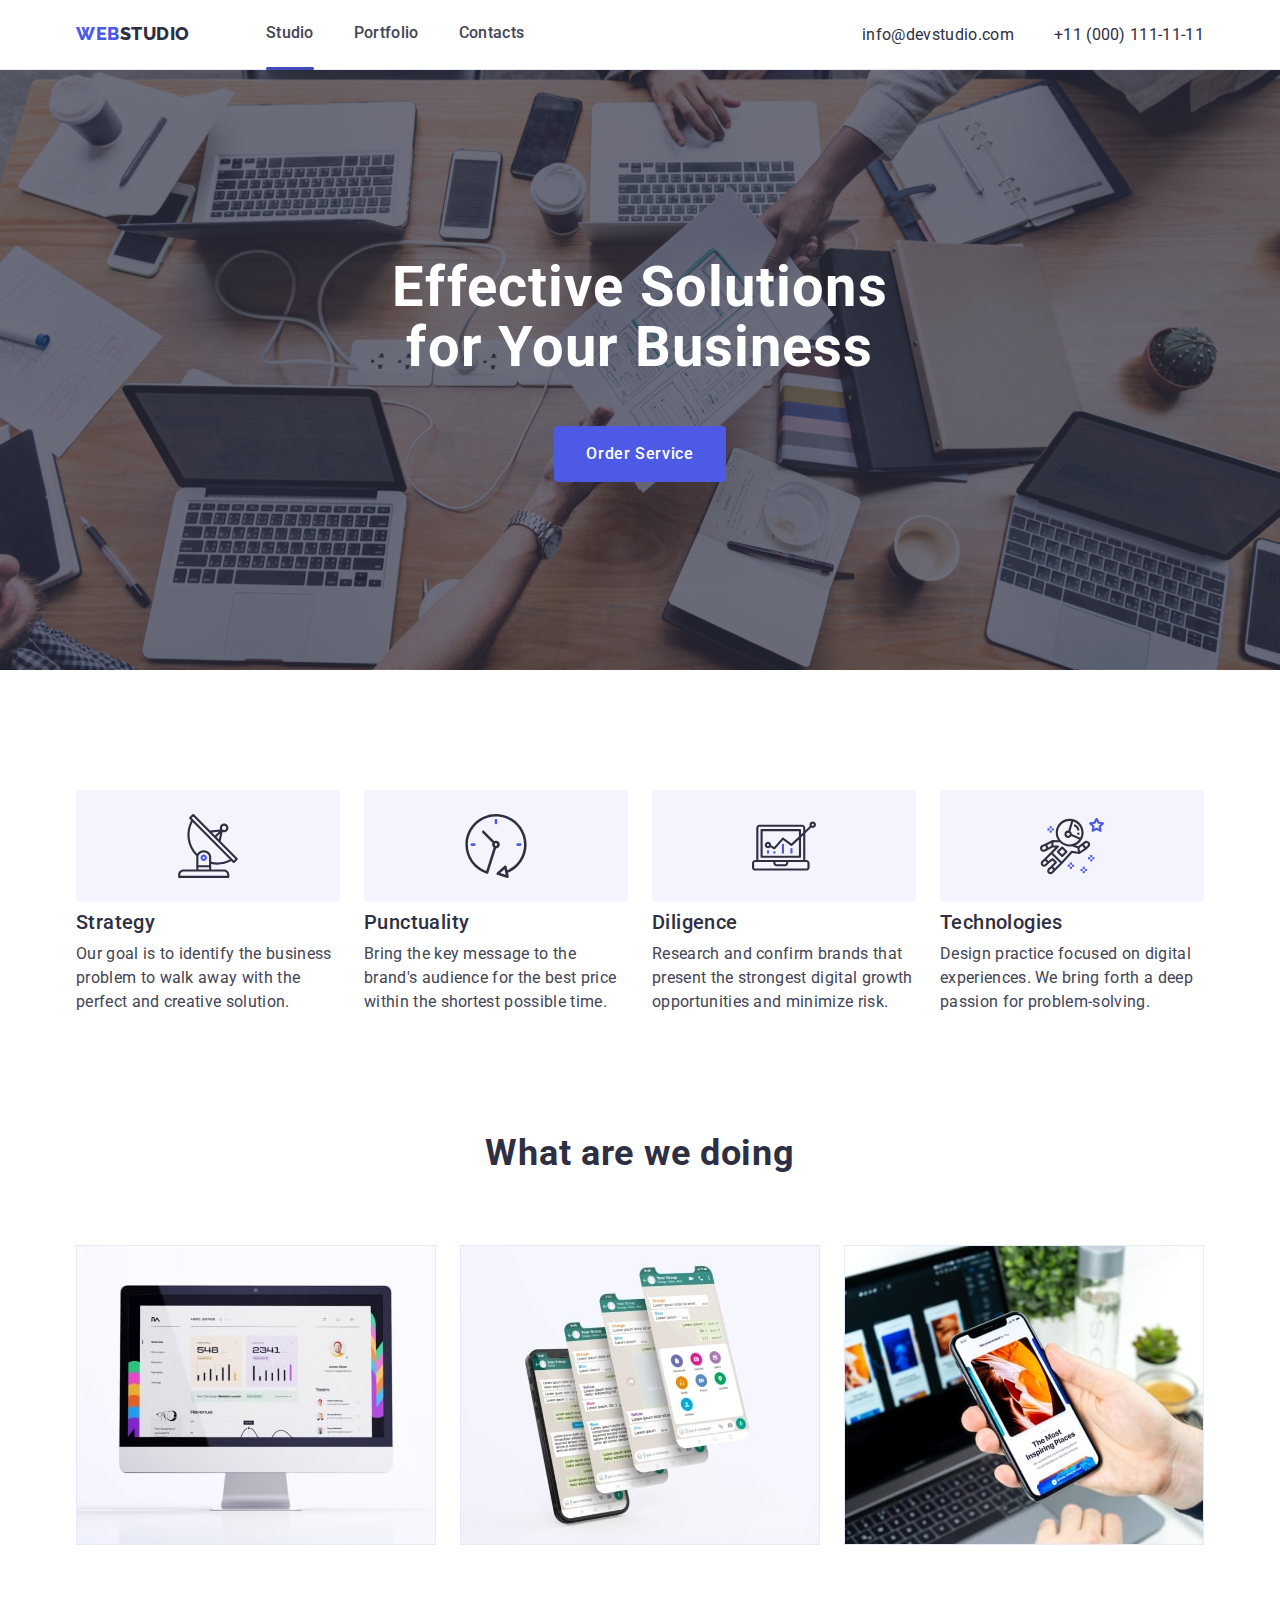
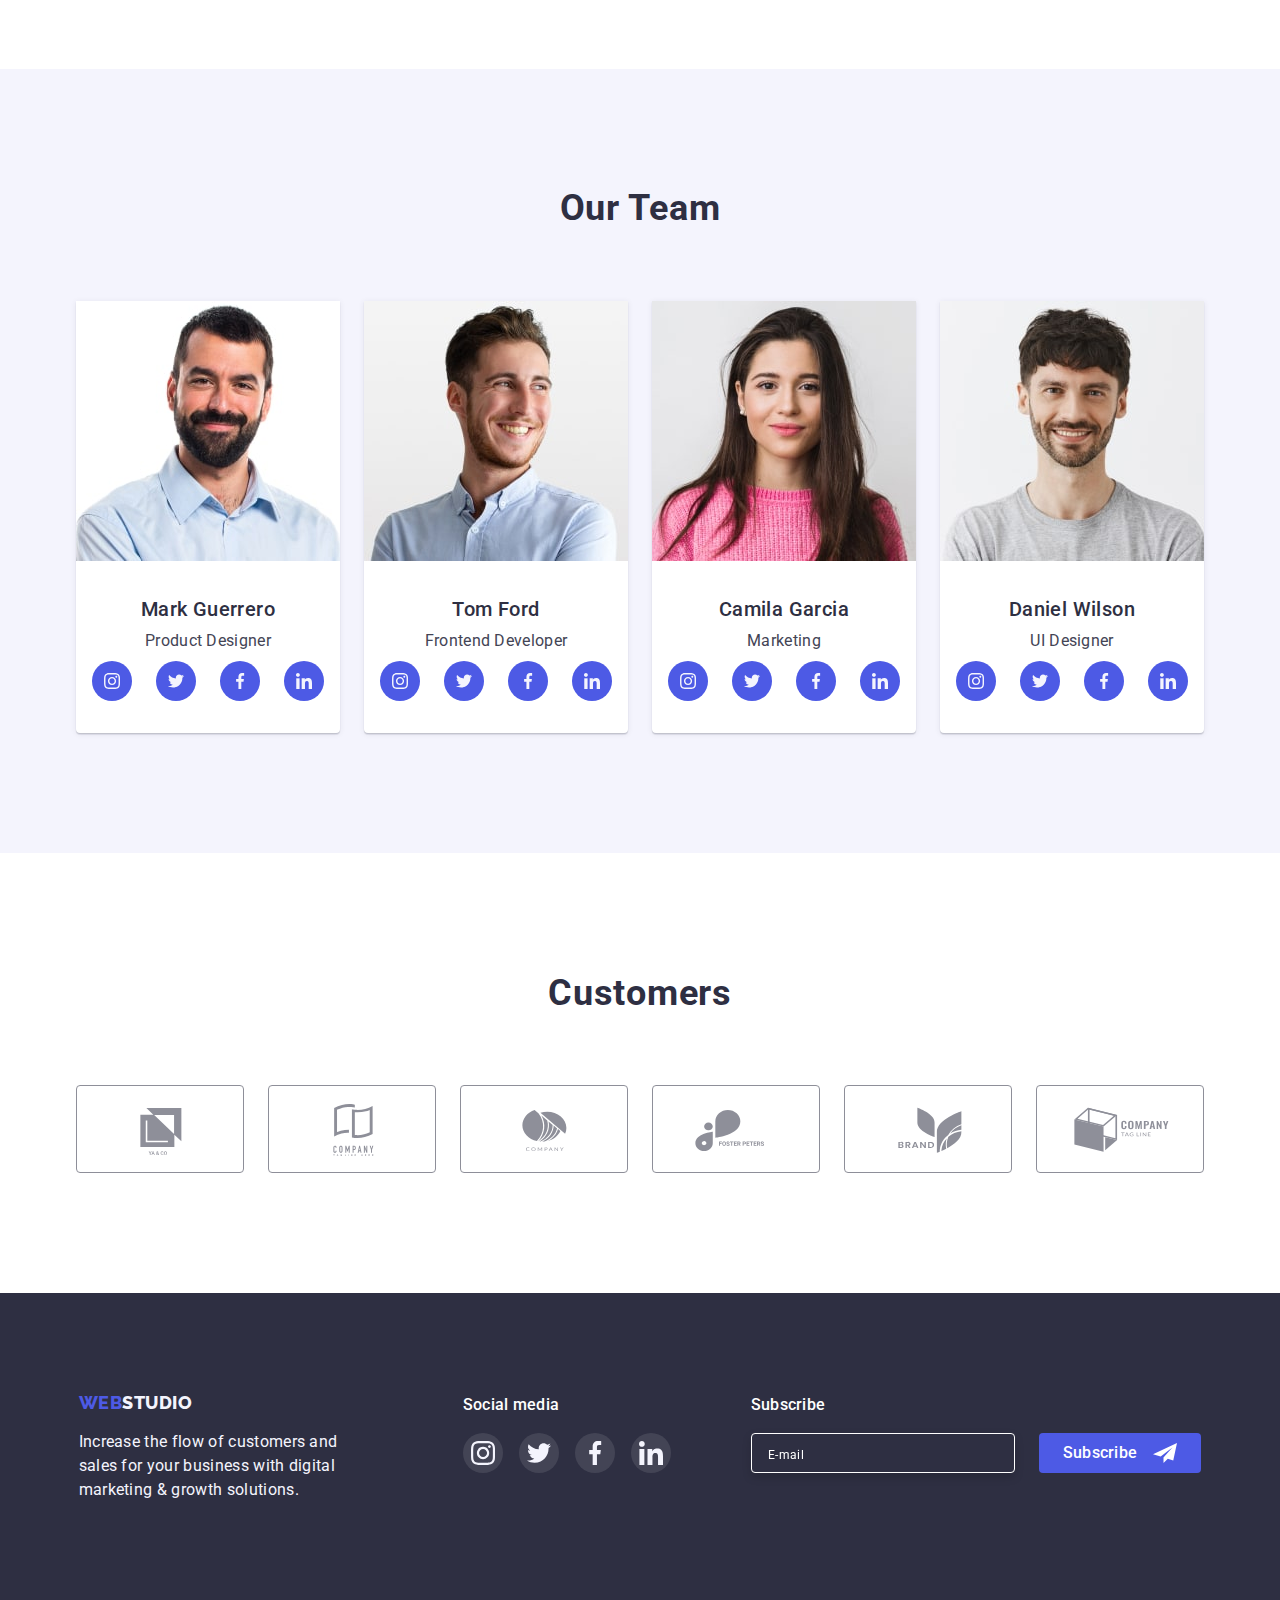
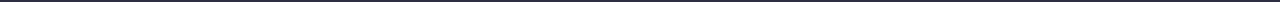
<file: index.html>
<!DOCTYPE html>
<html lang="en">
<head>
    <meta charset="UTF-8">
    <meta http-equiv="X-UA-Compatible" content="IE=edge">
    <meta name="viewport" content="width=device-width, initial-scale=1.0">
    <title>WebStudio</title>
    <link
    rel="stylesheet"
    href="https://cdnjs.cloudflare.com/ajax/libs/modern-normalize/1.0.0/modern-normalize.min.css"
  />
    <link rel="preconnect" href="https://fonts.googleapis.com">
    <link rel="preconnect" href="https://fonts.gstatic.com" crossorigin>
    <link href="https://fonts.googleapis.com/css2?family=Raleway:wght@800&family=Roboto:wght@400;500;700;900&display=swap" rel="stylesheet">
    <link rel="stylesheet" href="https://cdnjs.cloudflare.com/ajax/libs/modern-normalize/1.0.0/modern-normalize.min.css">
    <link rel="stylesheet" href="./css/visually-hidden.css">
    <link rel="stylesheet" href="./css/styles.css">
</head>

<body>
    
    <header class="header">

        <div class="container flex-containre ">      
            <nav class="nav">
                <a class="link-logo" href="./index.html"> <span class="logo-blue">Web</span>Studio</a>
                <ul class="link-spc">
                    <li class="link-spc-item"><a class="link-spc-link current" href="./index.html">Studio</a></li>
                    <li class="link-spc-item"><a class="link-spc-link" href="./portfolio.html">Portfolio</a></li>
                    <li class="link-spc-item"><a class="link-spc-link" href="">Contacts</a></li>
                </ul>
            </nav>    
            
            <address class="address">
                <ul class="address-list">
                    <li class="address-list-item">
                        <a class="nav-mail-tel" href="mailto:info@devstudio.com">info@devstudio.com</a>
                    </li>
                    <li class="address-list-item">
                        <a class="nav-mail-tel" href="tel:+110001111111">+11 (000) 111-11-11</a>
                    </li>
                </ul>
            </address>
        </div>

    </header>

    <main class="main">
        <section class="section-main">
            <div class="container flex-containre">
                <h1>Effective Solutions for Your Business</h1>
                <button data-modal-open class="button main-section-button" type="button">Order Service</button>
            </div>
        </section>

        <section class="skills">
            <div class="container">
                <h2 class="visually-hidden"></h2>
                <ul class="skills-items">
                    <li class="skill-item">
                        <div class="bkg-icon-item">
                            <svg class="skills-icon">
                                <use href="./images/sprite.svg#icon-antenna"></use>
                            </svg>
                        </div>
                        <h3 class="skill">Strategy</h3>
                        <p class="skill-text">Our goal is to identify the business problem to walk away with the perfect and creative solution.</p>
                    </li>
                    <li class="skill-item">
                        <div class="bkg-icon-item">
                            <svg class="skills-icon">
                                <use href="./images/sprite.svg#icon-clock"></use>
                            </svg>
                        </div>
                        <h3 class="skill">Punctuality</h3>
                        <p class="skill-text">Bring the key message to the brand's audience for the best price within the shortest possible time.</p>
                    </li>
                    <li class="skill-item">
                        <div class="bkg-icon-item">
                            <svg class="skills-icon">
                                <use href="./images/sprite.svg#icon-diagram"></use>
                            </svg>
                        </div>
                        <h3 class="skill">Diligence</h3>
                        <p class="skill-text">Research and confirm brands that present the strongest digital growth opportunities and minimize risk.</p>
                    </li>
                    <li class="skill-item">
                        <div class="bkg-icon-item">
                            <svg class="skills-icon">
                                <use href="./images/sprite.svg#icon-astronaut"></use>
                            </svg>
                        </div>
                        <h3 class="skill">Technologies</h3>
                        <p class="skill-text">Design practice focused on digital experiences. We bring forth a deep passion for problem-solving.</p>
                    </li>
                </ul>
            </div>
        </section>

        <section class="doings">
            <div class="container">
                <h2 class="title">What are we doing</h2>
                <ul class="doings-imgs">
                    <li class="doings-img-li"><img class="doings-img" src="./images/doing1.jpg" alt="img" width="360"></li>
                    <li class="doings-img-li"><img class="doings-img" src="./images/doing2.jpg" alt="img" width="360"></li>
                    <li class="doings-img-li"><img class="doings-img" src="./images/doing3.jpg" alt="img" width="360"></li>
                </ul>
            </div>
        </section>

        <section class="team">
            <div class="container">
                <h2 class="title">Our Team</h2>
                <ul class="team-cards">
                    <li class="card">
                        <img src="./images/team1.jpg" alt="img" width="264">
                        <div class="card-info-cont">
                            <div class="card-team-info">
                                <h3 class="team-name">Mark Guerrero</h3>
                                <p class="team-prof">Product Designer</p>
                            </div>
                            <div class="social-icons">
                                <ul class="list-social-icons">
                                    <li class="item-icon">
                                        <a href="" class="item-icon-link">
                                            <svg>
                                                <use href="./images/sprite.svg#icon-instagram"></use>
                                            </svg>
                                        </a>
                                    </li>
                                    <li class="item-icon">
                                        <a href="" class="item-icon-link">
                                            <svg>
                                                <use href="./images/sprite.svg#icon-twitter"></use>
                                            </svg>
                                        </a>
                                    </li>
                                    <li class="item-icon">
                                        <a href="" class="item-icon-link">
                                            <svg>
                                                <use href="./images/sprite.svg#icon-facebook"></use>
                                            </svg>
                                        </a>
                                    </li>
                                    <li class="item-icon">
                                        <a href="" class="item-icon-link">
                                            <svg>
                                                <use href="./images/sprite.svg#icon-linkedin"></use>
                                            </svg>
                                        </a>
                                    </li>
                                </ul>
                            </div>
                        </div>
                    </li>
    
                    <li class="card">
                        <img src="./images/team2.jpg" alt="img" width="264">                   
                        <div class="card-info-cont">
                            <div class="card-team-info">
                                <h3 class="team-name">Tom Ford</h3>
                                <p class="team-prof">Frontend Developer</p>
                            </div>
                            <div class="social-icons">
                                <ul class="list-social-icons">
                                    <li class="item-icon">
                                        <a href="" class="item-icon-link">
                                            <svg>
                                                <use href="./images/sprite.svg#icon-instagram"></use>
                                            </svg>
                                        </a>
                                    </li>
                                    <li class="item-icon">
                                        <a href="" class="item-icon-link">
                                            <svg>
                                                <use href="./images/sprite.svg#icon-twitter"></use>
                                            </svg>
                                        </a>
                                    </li>
                                    <li class="item-icon">
                                        <a href="" class="item-icon-link">
                                            <svg>
                                                <use href="./images/sprite.svg#icon-facebook"></use>
                                            </svg>
                                        </a>
                                    </li>
                                    <li class="item-icon">
                                        <a href="" class="item-icon-link">
                                            <svg>
                                                <use href="./images/sprite.svg#icon-linkedin"></use>
                                            </svg>
                                        </a>
                                    </li>
                                </ul>
                            </div>
                        </div>             
                    </li>
    
                    <li class="card">
                        <img src="./images/team3.jpg" alt="img" width="264">                    
                        <div class="card-info-cont">
                            <div class="card-team-info">
                                <h3 class="team-name">Camila Garcia</h3>
                                <p class="team-prof">Marketing</p>
                            </div>
                            <div class="social-icons">
                                <ul class="list-social-icons">
                                    <li class="item-icon">
                                        <a href="" class="item-icon-link">
                                            <svg>
                                                <use href="./images/sprite.svg#icon-instagram"></use>
                                            </svg>
                                        </a>
                                    </li>
                                    <li class="item-icon">
                                        <a href="" class="item-icon-link">
                                            <svg>
                                                <use href="./images/sprite.svg#icon-twitter"></use>
                                            </svg>
                                        </a>
                                    </li>
                                    <li class="item-icon">
                                        <a href="" class="item-icon-link">
                                            <svg>
                                                <use href="./images/sprite.svg#icon-facebook"></use>
                                            </svg>
                                        </a>
                                    </li>
                                    <li class="item-icon">
                                        <a href="" class="item-icon-link">
                                            <svg>
                                                <use href="./images/sprite.svg#icon-linkedin"></use>
                                            </svg>
                                        </a>
                                    </li>
                                </ul>
                            </div>  
                        </div>           
                    </li>
    
                    <li class="card">
                        <img src="./images/team4.jpg" alt="img" width="264">                
                        <div class="card-info-cont">
                            <div class="card-team-info">
                                <h3 class="team-name">Daniel Wilson</h3>
                                <p class="team-prof">UI Designer</p>
                            </div>
                            <div class="social-icons">
                                <ul class="list-social-icons">
                                    <li class="item-icon">
                                        <a href="" class="item-icon-link">
                                            <svg>
                                                <use href="./images/sprite.svg#icon-instagram"></use>
                                            </svg>
                                        </a>
                                    </li>
                                    <li class="item-icon">
                                        <a href="" class="item-icon-link">
                                            <svg>
                                                <use href="./images/sprite.svg#icon-twitter"></use>
                                            </svg>
                                        </a>
                                    </li>
                                    <li class="item-icon">
                                        <a href="" class="item-icon-link">
                                            <svg>
                                                <use href="./images/sprite.svg#icon-facebook"></use>
                                            </svg>
                                        </a>
                                    </li>
                                    <li class="item-icon">
                                        <a href="" class="item-icon-link">
                                            <svg>
                                                <use href="./images/sprite.svg#icon-linkedin"></use>
                                            </svg>
                                        </a>
                                    </li>
                                </ul>
                            </div>
                        </div>           
                    </li>
                </ul>
            </div>
        </section>
        
        <section class="customers">
            <div class="container">
                <h2 class="customers-title">Customers</h2>
                <ul class="customers-list">
                    <li class="">
                        <a href="" class="customers-item-link customers-border customers-item">
                            <svg>
                                <use href="./images/sprite.svg#icon-logo1"></use>
                            </svg>
                        </a>
                    </li>
                    <li class="">
                        <a href="" class="customers-item-link customers-border customers-item">
                            <svg>
                                <use href="./images/sprite.svg#icon-logo2"></use>
                            </svg>
                        </a>
                    </li>
                    <li class="">
                        <a href="" class="customers-item-link customers-border customers-item">
                            <svg>
                                <use href="./images/sprite.svg#icon-logo3"></use>
                            </svg>
                        </a>
                    </li>
                    <li class="">
                        <a href="" class="customers-item-link customers-border customers-item">
                            <svg>
                                <use href="./images/sprite.svg#icon-logo4"></use>
                            </svg>
                        </a>
                    </li>
                    <li class="">
                        <a href="" class="customers-item-link customers-border customers-item">
                            <svg>
                                <use href="./images/sprite.svg#icon-logo5"></use>
                            </svg>
                        </a>
                    </li>
                    <li class="">
                        <a href="" class="customers-item-link customers-border customers-item">
                            <svg>
                                <use href="./images/sprite.svg#icon-logo6"></use>
                            </svg>
                        </a>
                    </li>
                </ul>
            </div>
        </section>
    </main>

    <footer class="footer">
        <div class="container footer-cont-flex">  
            <div class="footer-logo-text">
                <a class="footer-logo" href="./index.html"> <span class="logo-blue">Web</span>Studio</a>
                <p class="footer-text">Increase the flow of customers and sales for your business with digital marketing & growth solutions.</p> 
            </div>           
            <div class="footer-social-media-cont">
                <p class="footer-social-media-text">Social media</p>                 
                <ul class="social-list">
                    <li class="social-item">
                        <a class="social-item-link" href="">
                            <svg>
                                <use href="./images/sprite.svg#icon-instagram"></use>
                            </svg>
                        </a>
                    </li>
                    <li class="social-item">
                        <a class="social-item-link" href="">
                            <svg>
                                <use href="./images/sprite.svg#icon-twitter"></use>
                            </svg>
                        </a>
                    </li>
                    <li class="social-item">
                        <a class="social-item-link" href="">
                            <svg>
                                <use href="./images/sprite.svg#icon-facebook"></use>
                            </svg>
                        </a>
                    </li>
                    <li class="social-item">
                        <a class="social-item-link" href="">
                            <svg>
                                <use href="./images/sprite.svg#icon-linkedin"></use>
                            </svg>
                        </a>
                    </li>
                </ul>
            </div>
<!-- FORM_FOOTER -->
            <div class="cont-form-footer">
                <p class="footel-lable">Subscribe</p>
                <form class="footer-form" action="">
                    <label class="footel-lable">
                        <input class="footer-input" type="email" name="email" placeholder="E-mail">
                    </label>
                    <button class="footer-form-btn" type="submit">
                        Subscribe
                        <svg class="footer-form-svg">
                            <use href="./images/sprite.svg#icon-telegram"></use>
                        </svg>
                    </button>
                </form>
            </div>
<!-- FORM_FOOTER -->
        
        </div>
    </footer>

        <div class="backdrop is-hidden" data-modal >
            <div class="modal">
                <button data-modal-close class="modal-button" type="button">
                    <svg class="icon-close">
                        <use href="./images/sprite.svg#icon-close"></use>
                    </svg>
                </button>
            
                <p class="model-text">Leave your contacts and we will call you back</p>
<!-- form -->
                <form class="modal-form" action="">

                    <label class="label">
                        Name
                        <input  class="input" type="name" name="username" autofocus>
                        <span>
                            <svg class="form-svg">
                                <use href="./images/sprite.svg#icon-humen"></use>
                            </svg>
                        </span>
                    </label>

                    <label class="label">
                        Phone
                        <input  class="input" type="phone" name="userphone">
                        <span>
                            <svg class="form-svg">
                                <use href="./images/sprite.svg#icon-phone"></use>
                            </svg>
                        </span>
                    </label>

                    <label class="label">
                        Email
                        <input  class="input" type="email" name="usermail">
                        <span>
                            <svg class="form-svg">
                                <use href="./images/sprite.svg#icon-mail"></use>
                            </svg>
                        </span>
                    </label>

                    <label class="label form-textarea">
                        Comment
                        <textarea class="input-textarea" name="" id="" width="360" height="120" placeholder="Text input"></textarea>
                    </label>

                    <label class="label-checkbox">
                        <input class="checkbox visually-hidden" type="checkbox">
                        <span class="checkbox-castom">
                            <svg class="form-checkbox-icon">
                                <use href="./images/sprite.svg#icon-checkbox"></use>
                            </svg>
                        </span>
                        <p class="checkbox-custom-text">I accept the terms and conditions of the <a class="label-checkbox-link" href="">Privacy Policy</a></p>
                    </label>
                
                    <button class="form-button button" type="submit">Send</button>
                    
                </form>
<!-- form -->
            </div>
        </div>

        <!--  -->
<script src="./js/modal.js"></script>
</body>
</html>
</file>
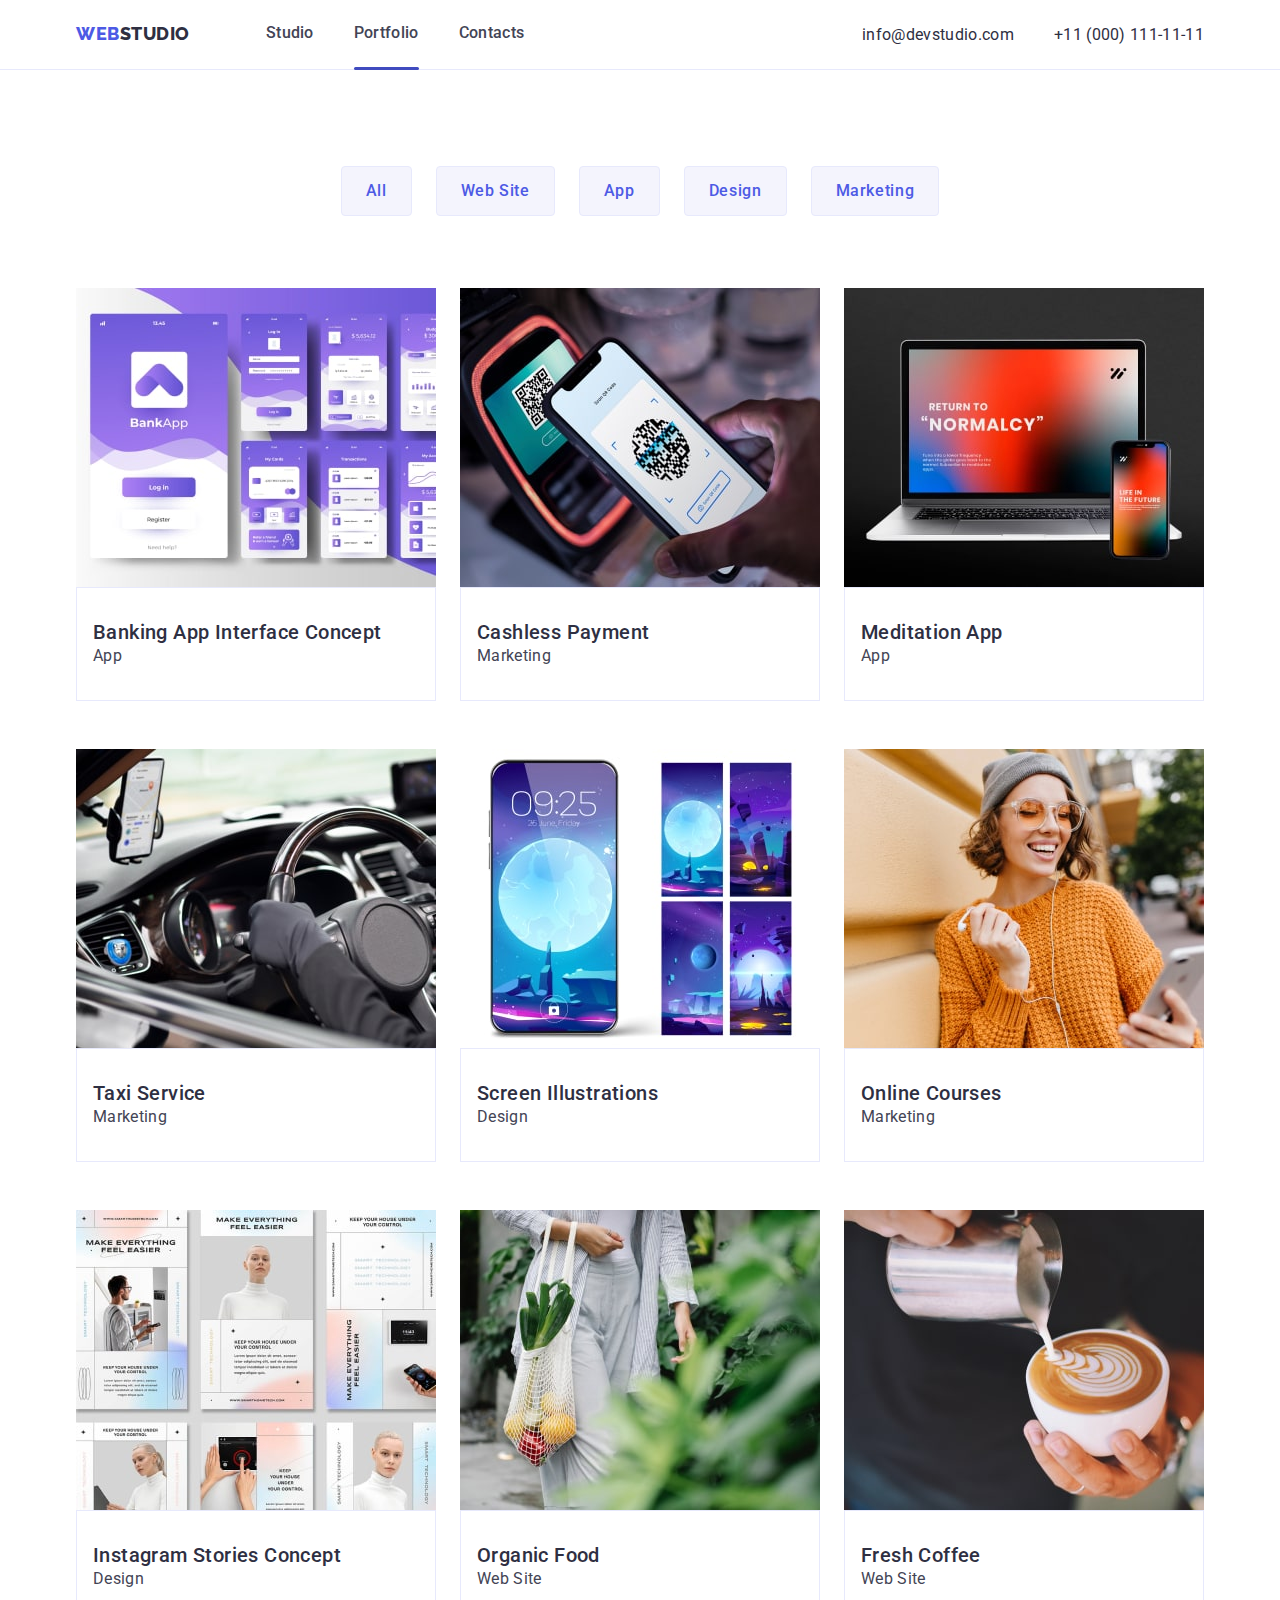
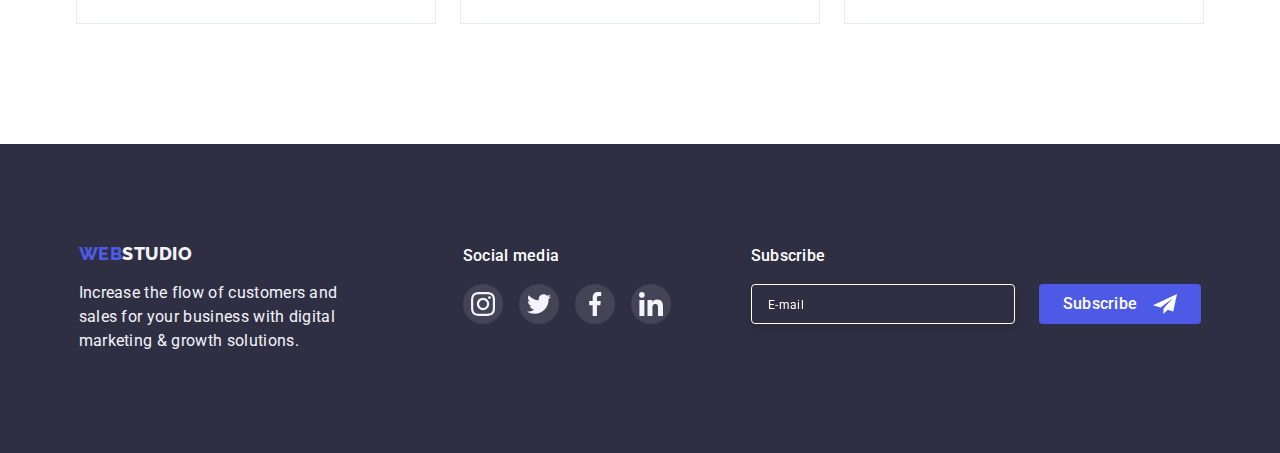
<file: portfolio.html>
<!DOCTYPE html>
<html lang="en">
<head>
    <meta charset="UTF-8">
    <meta http-equiv="X-UA-Compatible" content="IE=edge">
    <meta name="viewport" content="width=device-width, initial-scale=1.0">
    <title>Portfolio</title>
    <link
    rel="stylesheet"
    href="https://cdnjs.cloudflare.com/ajax/libs/modern-normalize/1.0.0/modern-normalize.min.css"
  />
    <link rel="preconnect" href="https://fonts.googleapis.com">
    <link rel="preconnect" href="https://fonts.gstatic.com" crossorigin>
    <link href="https://fonts.googleapis.com/css2?family=Raleway:wght@800&family=Roboto:wght@400;500;700;900&display=swap" rel="stylesheet">
    <link rel="stylesheet" href="https://cdnjs.cloudflare.com/ajax/libs/modern-normalize/1.0.0/modern-normalize.min.css">
    <link rel="stylesheet" href="./css/visually-hidden.css">
    <link rel="stylesheet" href="./css/styles.css">
</head>
<body>
    
    <header class="header">

        <div class="container flex-containre ">      
            <nav class="nav">
                <a class="link-logo" href="./index.html"> <span class="logo-blue">Web</span>Studio</a>
                <ul class="link-spc">
                    <li class="link-spc-item"><a class="link-spc-link" href="./index.html">Studio</a></li>
                    <li class="link-spc-item"><a class="link-spc-link current" href="./portfolio.html">Portfolio</a></li>
                    <li class="link-spc-item"><a class="link-spc-link" href="">Contacts</a></li>
                </ul>
            </nav>    
            
            <address class="address">
                <ul class="address-list">
                    <li class="address-list-item">
                        <a class="nav-mail-tel" href="mailto:info@devstudio.com">info@devstudio.com</a>
                    </li>
                    <li class="address-list-item">
                        <a class="nav-mail-tel" href="tel:+110001111111">+11 (000) 111-11-11</a>
                    </li>
                </ul>
            </address>
        </div>

    </header>

    <main>

        <section class="prft-section-main">
            <div class="container flex-containre prtf-container">
                <h1 class="visually-hidden"></h1>
                <ul class="prtf-buttons">
                    <li><button class="button prtf-button-item" type="button">All</button></li>
                    <li><button class="button prtf-button-item" type="button">Web Site</button></li>
                    <li><button class="button prtf-button-item" type="button">App</button></li>
                    <li><button class="button prtf-button-item" type="button">Design</button></li>
                    <li><button class="button prtf-button-item" type="button">Marketing</button></li>
                </ul>
        
                <ul class="row-cards">
                    <li class="">
                        <a class="project-card" href="">

                            <div class="project-card-mini-modal">
                                <p class="project-card-mini-modal-text">14 Stylish and User-Friendly App Design Concepts · Task Manager App · Calorie Tracker App · Exotic Fruit Ecommerce App · Cloud Storage App</p>
                                <img src="./images/Portfolio1-min.jpg" alt="project" width="360">
                            </div>
                            <div class="project-card-text">
                                <h2 class="title-card">Banking App Interface Concept</h2>
                                <p class="text-card">App</p>
                            </div>
                        </a>
                    </li>
                    <li class="">
                        <a class="project-card" href="">
                            <div class="project-card-mini-modal">
                                <p class="project-card-mini-modal-text">14 Stylish and User-Friendly App Design Concepts · Task Manager App · Calorie Tracker App · Exotic Fruit Ecommerce App · Cloud Storage App</p>
                                <img src="./images/Portfolio2-min.jpg" alt="project" width="360">
                            </div>
                            <div class="project-card-text">
                                <h2 class="title-card">Cashless Payment</h2>
                                <p class="text-card">Marketing</p>
                            </div>
                        </a>
                    </li>
                    <li class="">
                        <a class="project-card" href="">
                            <div class="project-card-mini-modal">
                                <p class="project-card-mini-modal-text">14 Stylish and User-Friendly App Design Concepts · Task Manager App · Calorie Tracker App · Exotic Fruit Ecommerce App · Cloud Storage App</p>
                                <img src="./images/Portfolio3-min.jpg" alt="project" width="360">
                            </div>
                            <div class="project-card-text">
                                <h2 class="title-card">Meditation App</h2>
                                <p class="text-card">App</p>
                            </div>
                        </a>
                    </li>
                    <li class="">
                        <a class="project-card" href="">
                            <div class="project-card-mini-modal">
                                <p class="project-card-mini-modal-text">14 Stylish and User-Friendly App Design Concepts · Task Manager App · Calorie Tracker App · Exotic Fruit Ecommerce App · Cloud Storage App</p>
                                <img src="./images/Portfolio4-min.jpg" alt="project" width="360">
                            </div>
                            <div class="project-card-text">
                                <h2 class="title-card">Taxi Service</h2>
                                <p class="text-card">Marketing</p>
                            </div>
                        </a>
                    </li>
                    <li class="">
                        <a class="project-card" href="">
                            <div class="project-card-mini-modal">
                                <p class="project-card-mini-modal-text">14 Stylish and User-Friendly App Design Concepts · Task Manager App · Calorie Tracker App · Exotic Fruit Ecommerce App · Cloud Storage App</p>
                                <img src="./images/Portfolio5-min.jpg" alt="project" width="360">
                            </div>
                            <div class="project-card-text">
                                <h2 class="title-card">Screen Illustrations</h2>
                                <p class="text-card">Design</p>
                            </div>
                        </a>
                    </li>
                    <li class="">
                        <a class="project-card" href="">
                            <div class="project-card-mini-modal">
                                <p class="project-card-mini-modal-text">14 Stylish and User-Friendly App Design Concepts · Task Manager App · Calorie Tracker App · Exotic Fruit Ecommerce App · Cloud Storage App</p>
                                <img src="./images/Portfolio6-min.jpg" alt="project" width="360">
                            </div>
                            <div class="project-card-text">
                                <h2 class="title-card">Online Courses</h2>
                                <p class="text-card">Marketing</p>
                            </div>
                        </a>
                    </li>
                    <li class="">
                        <a class="project-card" href="">
                            <div class="project-card-mini-modal">
                                <p class="project-card-mini-modal-text">14 Stylish and User-Friendly App Design Concepts · Task Manager App · Calorie Tracker App · Exotic Fruit Ecommerce App · Cloud Storage App</p>
                                <img src="./images/Portfolio7-min.jpg" alt="project" width="360">
                            </div>
                            <div class="project-card-text">
                                <h2 class="title-card">Instagram Stories Concept</h2>
                                <p class="text-card">Design</p>
                            </div>
                        </a>
                    </li>
                    <li class="">
                        <a class="project-card" href="">
                            <div class="project-card-mini-modal">
                                <p class="project-card-mini-modal-text">14 Stylish and User-Friendly App Design Concepts · Task Manager App · Calorie Tracker App · Exotic Fruit Ecommerce App · Cloud Storage App</p>
                                <img src="./images/Portfolio8-min.jpg" alt="project" width="360">
                            </div>
                            <div class="project-card-text">
                                <h2 class="title-card">Organic Food</h2>
                                <p class="text-card">Web Site</p>
                            </div>
                        </a>
                    </li>
                    <li class="">
                        <a class="project-card" href="">
                            <div class="project-card-mini-modal">
                                <p class="project-card-mini-modal-text">14 Stylish and User-Friendly App Design Concepts · Task Manager App · Calorie Tracker App · Exotic Fruit Ecommerce App · Cloud Storage App</p>
                                <img src="./images/Portfolio9-min.jpg" alt="project" width="360">
                            </div>
                            <div class="project-card-text">
                                <h2 class="title-card">Fresh Coffee</h2>
                                <p class="text-card">Web Site</p>
                            </div>
                        </a>
                    </li>
                </ul>
            </div>
        </section>

    </main>

    <footer class="footer">
        <div class="container footer-cont-flex">  
            <div class="footer-logo-text">
                <a class="footer-logo" href="./index.html"> <span class="logo-blue">Web</span>Studio</a>
                <p class="footer-text">Increase the flow of customers and sales for your business with digital marketing & growth solutions.</p> 
            </div>           
            <div class="footer-social-media-cont">
                <p class="footer-social-media-text">Social media</p>                 
                <ul class="social-list">
                    <li class="social-item">
                        <a class="social-item-link" href="">
                            <svg>
                                <use href="./images/sprite.svg#icon-instagram"></use>
                            </svg>
                        </a>
                    </li>
                    <li class="social-item">
                        <a class="social-item-link" href="">
                            <svg>
                                <use href="./images/sprite.svg#icon-twitter"></use>
                            </svg>
                        </a>
                    </li>
                    <li class="social-item">
                        <a class="social-item-link" href="">
                            <svg>
                                <use href="./images/sprite.svg#icon-facebook"></use>
                            </svg>
                        </a>
                    </li>
                    <li class="social-item">
                        <a class="social-item-link" href="">
                            <svg>
                                <use href="./images/sprite.svg#icon-linkedin"></use>
                            </svg>
                        </a>
                    </li>
                </ul>
            </div>
<!-- FORM_FOOTER -->
            <div class="cont-form-footer">
                <p class="footel-lable">Subscribe</p>
                <form class="footer-form" action="">
                    <label class="footel-lable">
                        <input class="footer-input" type="email" name="email" placeholder="E-mail">
                    </label>
                    <button class="footer-form-btn" type="submit">
                        Subscribe
                        <svg class="footer-form-svg">
                            <use href="./images/sprite.svg#icon-telegram"></use>
                        </svg>
                    </button>
                </form>
            </div>
<!-- FORM_FOOTER -->
        
        </div>
    </footer>

    <!-- <footer class="footer">
        <div class="container footer-cont-flex">  
            <div class="footer-logo-text">
                <a class="footer-logo" href="./index.html"> <span class="logo-blue">Web</span>Studio</a>
                <p class="footer-text">Increase the flow of customers and sales for your business with digital marketing & growth solutions.</p> 
            </div>
                       
            <div class="footer-social-media-cont">
                <p class="footer-social-media-text">Social media</p>                 
                <ul class="social-list">
                    <li class="social-item">
                        <a class="social-item-link" href="">
                            <svg>
                                <use href="./images/sprite.svg#icon-instagram"></use>
                            </svg>
                        </a>
                    </li>
                    <li class="social-item">
                        <a class="social-item-link" href="">
                            <svg>
                                <use href="./images/sprite.svg#icon-twitter"></use>
                            </svg>
                        </a>
                    </li>
                    <li class="social-item">
                        <a class="social-item-link" href="">
                            <svg>
                                <use href="./images/sprite.svg#icon-facebook"></use>
                            </svg>
                        </a>
                    </li>
                    <li class="social-item">
                        <a class="social-item-link" href="">
                            <svg>
                                <use href="./images/sprite.svg#icon-linkedin"></use>
                            </svg>
                        </a>
                    </li>
                </ul>
            </div>
        </div>
    </footer> -->

    

</body>
</html>
</file>
<file: css/visually-hidden.css>
.visually-hidden {
    position: absolute;
    width: 1px;
    height: 1px;
    margin: -1px;
    border: 0;
    padding: 0;
    
    white-space: nowrap;
    clip-path: inset(100%);
    clip: rect(0 0 0 0);
    overflow: hidden;
  }
</file>
<file: css/styles.css>
*{
  margin: 0;
  padding: 0;
  text-decoration: none;
  letter-spacing: 0.02em;
}


body{
  font-family: 'Raleway', sans-serif;
  font-family: 'Roboto', sans-serif;
  color: var(--color-navy-blue);
}

:root{
  --font-family-Raleway: Raleway;
  --font-family-Roboto: Roboto;
  --color-white: #fff;
  --color-iris: #4D5AE5;
  --color-ocean: #404BBF;
  --color-navy-blue: #2E2F42;
  --color-text: #434455;
  --color-cloud: #F4F4FD;
  --color-cornflower: #E7E9FC;
  --cubic: cubic-bezier(0.4, 0, 0.2, 1);

}

.button{
  cursor: pointer;
}

a{
  font-style: normal;
  color: inherit;
}

ul{
  list-style: none;
}

.container{
  max-width: 1158px;
  margin: 0 auto;
  padding: 0 15px;
}

.flex-containre{
  display: flex;
}

/* header */

.header{

  background-color: var(--color-white);
  border-bottom: 1px solid #E7E9FC;
}

.nav{
  display: flex;
}

.header>.flex-containre{
  align-items: baseline;
}


.link-logo{
  font-family: var(--font-family-Raleway);
  font-size: 18px;
  font-weight: 800;
  text-transform: uppercase;
  letter-spacing: 0.03em;
  padding: 24px 0;
  margin-right: 76px;
}

.logo-blue{
  color: var(--color-iris);
  font-family: var(--font-family-Raleway);
  letter-spacing: 0.03em;
}

.link-spc{
  font-size: 16px;
  font-weight: 500;
  display: flex;
}

.link-spc-item{
  color: var(--color-text);
  font-weight: 500;
  font-size: 16px;
  display: flex;
}

.link-spc-item:not(:last-child){
  margin-right: 40px;

}



.current::after{
  position: absolute;
  display: block;
  content: '';
  width: 100%;
  height: 3px;
  background-color: var(--color-ocean);
  border-radius: 2px;
  bottom: -1px;
}

.link-spc-link{
  padding-top: 24px;
  position: relative;
  transition: color 250ms var(--cubic);
}


.link-spc-link:hover,
.link-spc-link:focus{
  color: var(--color-ocean);
}


.address{
  margin-left: auto;
}

.address-list{
  display: flex;
}

.address-list-item{
  font-size: 16px;
}

.address-list-item:not(:last-child){
  margin-right: 40px;
}

.nav-mail-tel:hover,
.nav-mail-tel:focus{
  color: var(--color-ocean);
}

.nav-mail-tel{
  padding: 24px 0;
  transition: color 250ms var(--cubic);
}


.section-main{
  background-color: var(--color-navy-blue);
  padding: 188px 0;
}

.section-main{
  background-image: linear-gradient(rgba(46, 47, 66, 0.7), rgba(46, 47, 66, 0.7)), url("../images/background-img-hero.jpg");
  background-repeat: no-repeat;
  background-size: cover;
  background-position: center;
  max-width: 1440px;
  margin: 0 auto;
}

h1{
  color: var(--color-white);
  font-size: 56px;
  line-height: 1.07;
  text-align: center;
  width: 496px;
  margin: 0 auto;
  margin-bottom: 48px;
}

.main-section-button{
  background-color: var(--color-iris);
  color: var(--color-white);
  font-weight: 500;
  font-size: 16px;
  line-height: 1.5;
  letter-spacing: 0.04em;
  font-family: 'Roboto', sans-serif;
  border-radius: 4px;
  padding: 16px 32px;
  border: none;
  transition: background-color 250ms var(--cubic);
}

.section-main>div{
  align-items: center;
  flex-direction: column;
}

.main-section-button:hover,
.main-section-button:focus{
  background-color: var(--color-ocean);
}

/* SKILL */




.skills{
  padding: 120px 0;
}

.skill{
  font-weight: 500;
  font-size: 20px;
  line-height: 1.2;
  margin-bottom: 8px;
}

.skills-items{
  display: flex;
}

.skill-item{
  width: 264px;
}

.bkg-icon-item{
  background-color: var(--color-cloud);
  border-radius: 4px;
  width: 264px;
  height: 112px;
  display: flex;
  align-items: center;
  justify-content: center;
  margin-bottom: 8px;
}

.skills-icon{
  width: 64px;
}

.skill-item:not(:last-child){
  margin-right: 24px;
}

.skill-text{
  font-size: 16px;
  line-height: calc(24 / 16);
  color: var(--color-text);
}

.doings{
  padding-bottom: 120px;
}

.doings-imgs{
  display: flex;
  justify-content: space-between;
}

.title{
  font-weight: 700;
  font-size: 36px;
  line-height: 1.1;
  margin-bottom: 72px;
  text-align: center;
}

.card{
  box-shadow: 0px 1px 6px rgba(46, 47, 66, 0.08), 0px 1px 1px rgba(46, 47, 66, 0.16), 0px 2px 1px rgba(46, 47, 66, 0.08);
  border-radius: 0px 0px 4px 4px;
  background-color: var(--color-white);
}

.card-info-cont{
  padding: 32px 16px;
}

.card-team-info{
  display: flex;
  flex-direction: column;
  align-items: center;
  margin-bottom: 8px;

}

.team{
  background-color: var(--color-cloud);
  padding: 120px 0;
}

.team-title{
  margin-bottom: 72px;
}

.list-social-icons{
  display: flex;
  align-items: center;
  justify-content: space-between;
}

.item-icon-link:hover,
.item-icon-link:focus{
  background-color: var(--color-ocean);
}

.item-icon-link{
  width: 40px;
  height: 40px;
  border-radius: 50%;
  background-color: var(--color-iris);
  display: flex;
  align-items: center;
  justify-content: center;
  transition: background-color 250ms var(--cubic);
}

.item-icon-link>svg{
  width: 16px;
  height: 16px;
  fill: var(--color-cloud);
}

.team-cards{
  display: flex;
  justify-content: space-between;
}

.team-name{
  font-weight: 500;
  font-size: 20px;
  line-height: 1.2;
  margin-bottom: 8px;
}

.team-prof{
  font-size: 16px;
  line-height: 1.5;
  color: var(--color-text);
}


/* customers */

.customers{
  padding: 120px 0;
}

.customers-title{
  color: var(--color-navy-blue);
  font-size: 36px;
  font-weight: 700;
  line-height: calc(40 / 36);
  text-align: center;
  margin-bottom: 72px;
}

.customers-list{
  display: flex;
  align-items: center;
  justify-content: space-between;
}

.customers-item{
  display: block;
  cursor: pointer;
}

.customers-item:hover,
.customers-item:focus{
  border-color: var(--color-ocean);
}

.customers-item:hover>svg,
.customers-item:focus>svg{
 fill: var(--color-ocean);
}

.customers-item>svg{
  transition: fill 250ms var(--cubic);
}

.customers-border{
  border: 1px solid #8E8F99;
  border-radius: 4px;
  width: 168px;
  height: 88px;
  display: flex;
  align-items: center;
  justify-content: center;
  transition: border-color 250ms var(--cubic);
}



.customers-item-link>svg{
  width: 104px;
  height: 56px;
  fill: #8E8F99;
}


/* footer */

.footer-text{
  font-size: 16px;
  line-height: 1.5;
  color: var(--color-cloud);
  width: 264px;
}

.footer{
  display: flex;
  align-items: baseline;
  background-color: var(--color-navy-blue);
  padding: 100px 0;
}

.footer-logo-text{
  margin-right: 120px;
}

.footer-logo{
  font-family: var(--font-family-Raleway);
  font-size: 18px;
  font-weight: 800;
  text-transform: uppercase;
  letter-spacing: 0.03em;
  color: var(--color-cloud);
  margin-bottom: 16px;
  display: block;
}

.footer-cont-flex{
  display: flex;
}


.social-list{
  display: flex;
}

.footer-social-media-cont{
  margin-right: 80px;
}

.footer-social-media-text{
  color: var(--color-white);
  font-weight: 500;
  font-size: 16px;
  line-height: calc(24 / 16);
  margin-bottom: 16px;
}

.social-item-link{
  display: flex;
  width: 40px;
  height: 40px;
  align-items: center;
  justify-content: center;
}

.social-item{
  width: 40px;
  height: 40px;
  border-radius: 50%;
  background-color: rgba(255,255,255,0.1);
  display: flex;
  justify-content: center;
  align-items: center;
  cursor: pointer;
  transition: background-color 250ms var(--cubic);
}

.social-item:hover,
.social-item:focus{
  background-color: #31D0AA;
}

.social-item:not(:last-child){
  margin-right: 16px;
}

.social-item-link>svg{
  width: 24px;
  height: 24px;
  fill: var(--color-cloud);
}


/* Modal */

.backdrop{
  position: fixed;
  background-color: rgba(46, 47, 66, 0.4);
  width: 100%;
  height: 100%;
  top: 0;
  left: 0;
  transition: opacity 250ms var(--cubic), visibility 250ms var(--cubic);
}

.backdrop.is-hidden{
  opacity: 0;
  pointer-events: none;
  visibility: hidden;
}



.modal{
  display: flex;
  flex-direction: column;
  position: absolute;
  width: 408px;
  height: 576px;
  background-color: #fcfcfc;
  top: 50%;
  left: 50%;
  transform: translate(-50%, -50%);
  box-shadow: 0px 1px 1px rgba(0, 0, 0, 0.14), 0px 1px 3px rgba(0, 0, 0, 0.12), 0px 2px 1px rgba(0, 0, 0, 0.2);
  border-radius: 4px;
  padding: 72px 24px 24px 24px;
}

.modal-button{
  position: absolute;
  cursor: pointer;
  width: 24px;
  height: 24px;
  top: 24px;
  right: 24px;
  background-color: #E7E9FC;
  border: 1px solid rgba(0, 0, 0, 0.1);
  border-radius: 50%;
  transition: background-color 250ms var(--cubic);
}

.modal-button:hover,
.modal-button:focus{
  background-color: var(--color-ocean);
}

.modal-button:hover,
.modal-button:focus .icon-close{
  fill: var(--color-white);
}

.model-text{
  margin-bottom: 16px;
  text-align: center;
  font-weight: 500;
  font-size: 16px;
  line-height: calc( 24 / 16);
  color: var(--color-navy-blue);
}

.icon-close{
  width: 8px;
  height: 8px;
  position: absolute;
  top: 50%;
  left: 50%;
  transform: translate(-50%, -50%);
  transition: fill 250ms var(--cubic);

}








/* form */

.modal-form{
  display: flex;
  flex-direction: column;
}

.label{
  position: relative;
  display: flex;
  flex-direction: column;

  font-size: 12px;
  line-height: calc( 14 / 12);
  letter-spacing: 0.04em;
  color: #8E8F99;
}

textarea{
  resize: none;
  outline: none;
  border: none;
}

.input:focus{
  border: 1px solid var(--color-iris);
  
}


.input:focus+span>svg{
  fill: var(--color-iris);
}

.input{
  outline: none;
  border: none;
  padding: 8px 16px;
  padding-left: 38px;
  width: 360px;
  height: 40px;
  border: 1px solid rgba(46, 47, 66, 0.4);
  border-radius: 4px;
  margin-top: 4px;
  transition: border-color 250ms var(--cubic);
  margin-bottom: 8px;
}

.input-textarea:focus{
  border: 1px solid var(--color-iris);
}

.input-textarea{
  padding: 8px 16px;
  width: 360px;
  height: 120px;
  margin-top: 4px;
  border: 1px solid rgba(46, 47, 66, 0.4);;
  border-radius: 4px;
}




.form-svg{
  position: absolute;
  bottom: 16px;
  left: 16px;
  width: 18px;
  height: 24px;
  fill: var(--color-navy-blue);
  transition: fill 250ms var(--cubic);
}

.form-textarea{
  margin-bottom: 16px;
}


.form-checkbox-icon{
  width: 10px;
  height: 8px;
  position: absolute;
  top: 4px;
  left: 2px;
  opacity: 0;
}

.checkbox-castom{
  display: inline-flex;
  position: relative;
  width: 16px;
  height: 16px;
  border: 1px solid var(--color-navy-blue);
  border-radius: 2px;
  margin-right: 8px;
  transition: background-color 250ms var(--cubic);
}

.checkbox:checked + .checkbox-castom{
  background-color: var(--color-ocean);
}

.checkbox:checked + .checkbox-castom>.form-checkbox-icon{
  opacity: 1;
}

.label-checkbox{
  flex-direction: row;
  margin-bottom: 24px;
}

.checkbox-custom-text{
  display: inline;
  font-size: 12px;
  line-height: calc( 14 / 12);
  letter-spacing: 0.04em;
  position: relative;
  bottom: 3px;
  left: -4px;
}

.label-checkbox-link{
  text-decoration: underline;
  color: var(--color-iris);
}

.form-button{
  color: var(--color-white);
  width: 169px;
  height: 56px;
  background-color: var(--color-iris);
  border-radius: 4px;
  border: none;
  text-align: center;
  letter-spacing: 0.04em;
  align-items: center;
  margin: 0 auto;
  transition: background-color 250ms var(--cubic), box-shadow 250ms var(--cubic);

}

.form-button:hover,
.form-button:focus{
  background-color: var(--color-ocean);
  box-shadow: 0px 4px 4px rgba(0, 0, 0, 0.15);
}

/* FORM */



/* FORM-foooooooter */

.cont-form-footer{
  display: flex;
  flex-direction: column;

}

.footer-form{
  display: flex;
  flex-direction: row;
  align-items: flex-end;

}

.footel-lable{
  display: inline-flex;
  flex-direction: column;
  font-weight: 500;
  font-size: 16px;
  line-height: calc(24 / 16);
  letter-spacing: 0.02em;
  color: var(--color-white);
  margin-right: 24px;
}


.footer-input{
  padding: 8px 16px;
  color: var(--color-white);
  outline: none;
  width: 264px;
  height: 40px;
  border: 1px solid var(--color-white);
  filter: drop-shadow(0px 4px 4px rgba(0, 0, 0, 0.15));
  border-radius: 4px;
  background-color: var(--color-navy-blue);
  margin-top: 16px;
  transition: border-color 250ms var(--cubic);
}

.footer-input:focus{
  border-color: #31D0AA;
}

.footer-input::placeholder{
  color: var(--color-white);
  font-weight: 400;
  font-size: 12px;
  line-height: calc(24 / 12);
  letter-spacing: 0.04em;
}

.footer-form-btn{
  display: inline-flex;
  cursor: pointer;
  align-items: center;
  justify-content: center;
  border: none;
  padding: 8px 24px;
  height: 40px;
  border-radius: 4px;
  background-color: var(--color-iris);
  font-weight: 500;
  font-size: 16px;
  line-height: calc(24 / 16);
  letter-spacing: 0.02em;
  color: var(--color-white);
  transition: background-color 250ms var(--cubic);
}

.footer-form-btn:hover,
.footer-form-btn:focus{
  background-color: var(--color-ocean);
}

.footer-form-svg{
  width: 24px;
  height: 24px;
  margin-left: 16px;
}

/* FORM-foooooooter */





/* Портфолио */


.prft-section-main{
  padding-bottom: 120px;
  padding-top: 96px;
}

.prtf-buttons>li:not(:last-child){
 margin-right: 24px;
}

.prtf-container{
  flex-direction: column;
}

.prtf-buttons{
  display: flex;
  justify-content: center;
  margin-bottom: 72px;

}


.prtf-button-item{
  background-color: var(--color-cloud);
  color: var(--color-iris);
  font-weight: 500;
  font-size: 16px;
  line-height: 1.5;
  letter-spacing: 0.04em;
  padding: 12px 24px;
  border-radius: 4px;
  border: 1px solid #E7E9FC;
  transition: background-color 250ms var(--cubic);
}

.prtf-button-item:hover,
.prtf-button-item:focus{
  background-color: var(--color-ocean);
  color: var(--color-white);
  box-shadow: 0px 3px 1px rgba(0, 0, 0, 0.1), 0px 2px 1px rgba(0, 0, 0, 0.08), 0px 2px 2px rgba(0, 0, 0, 0.12);
  border: 1px solid var(--color-ocean);
}



/* Main portfolio */

.project-card-mini-modal{
  position: relative;
  overflow: hidden;
}

.project-card-mini-modal-text{
  position: absolute;
  background-color: var(--color-iris);
  height: 100%;
  width: 100%;
  padding: 40px 32px;
  transform: translateY(101%);
  transition: transform 250ms var(--cubic);
  color: var(--color-cloud);
  font-size: 16px;
  line-height: calc(24 / 16);
}

.project-card:hover .project-card-mini-modal-text,
.project-card:focus .project-card-mini-modal-text{
  transform: translateY(0%);
}

.project-card-mini-modal>img{
  margin-bottom: -5px;
}

.card-mini-modal{
  width: 100%;
  background-color: var(--color-iris);
}

.row-cards{
  display: flex;
  flex-wrap: wrap;
  row-gap: 48px;
  column-gap: 24px;
}

.title-card{
  font-weight: 500;
  font-size: 20px;
  line-height: 1.2;
}

.text-card{
  font-size: 16px;
  line-height: 1.5;
  color: var(--color-text);
}


.project-card{
  cursor: pointer;
  display: block;
  transition: box-shadow 250ms var(--cubic);
}

.project-card:hover,
.project-card:focus{
  box-shadow: 0px 1px 6px rgba(46, 47, 66, 0.08), 0px 1px 1px rgba(46, 47, 66, 0.16), 0px 2px 1px rgba(46, 47, 66, 0.08);
}

.project-card>img{
 margin-bottom: -5px;
}


.project-card-text{
  padding: 32px 16px;
  border: 1px solid #E7E9FC;
}
</file>
